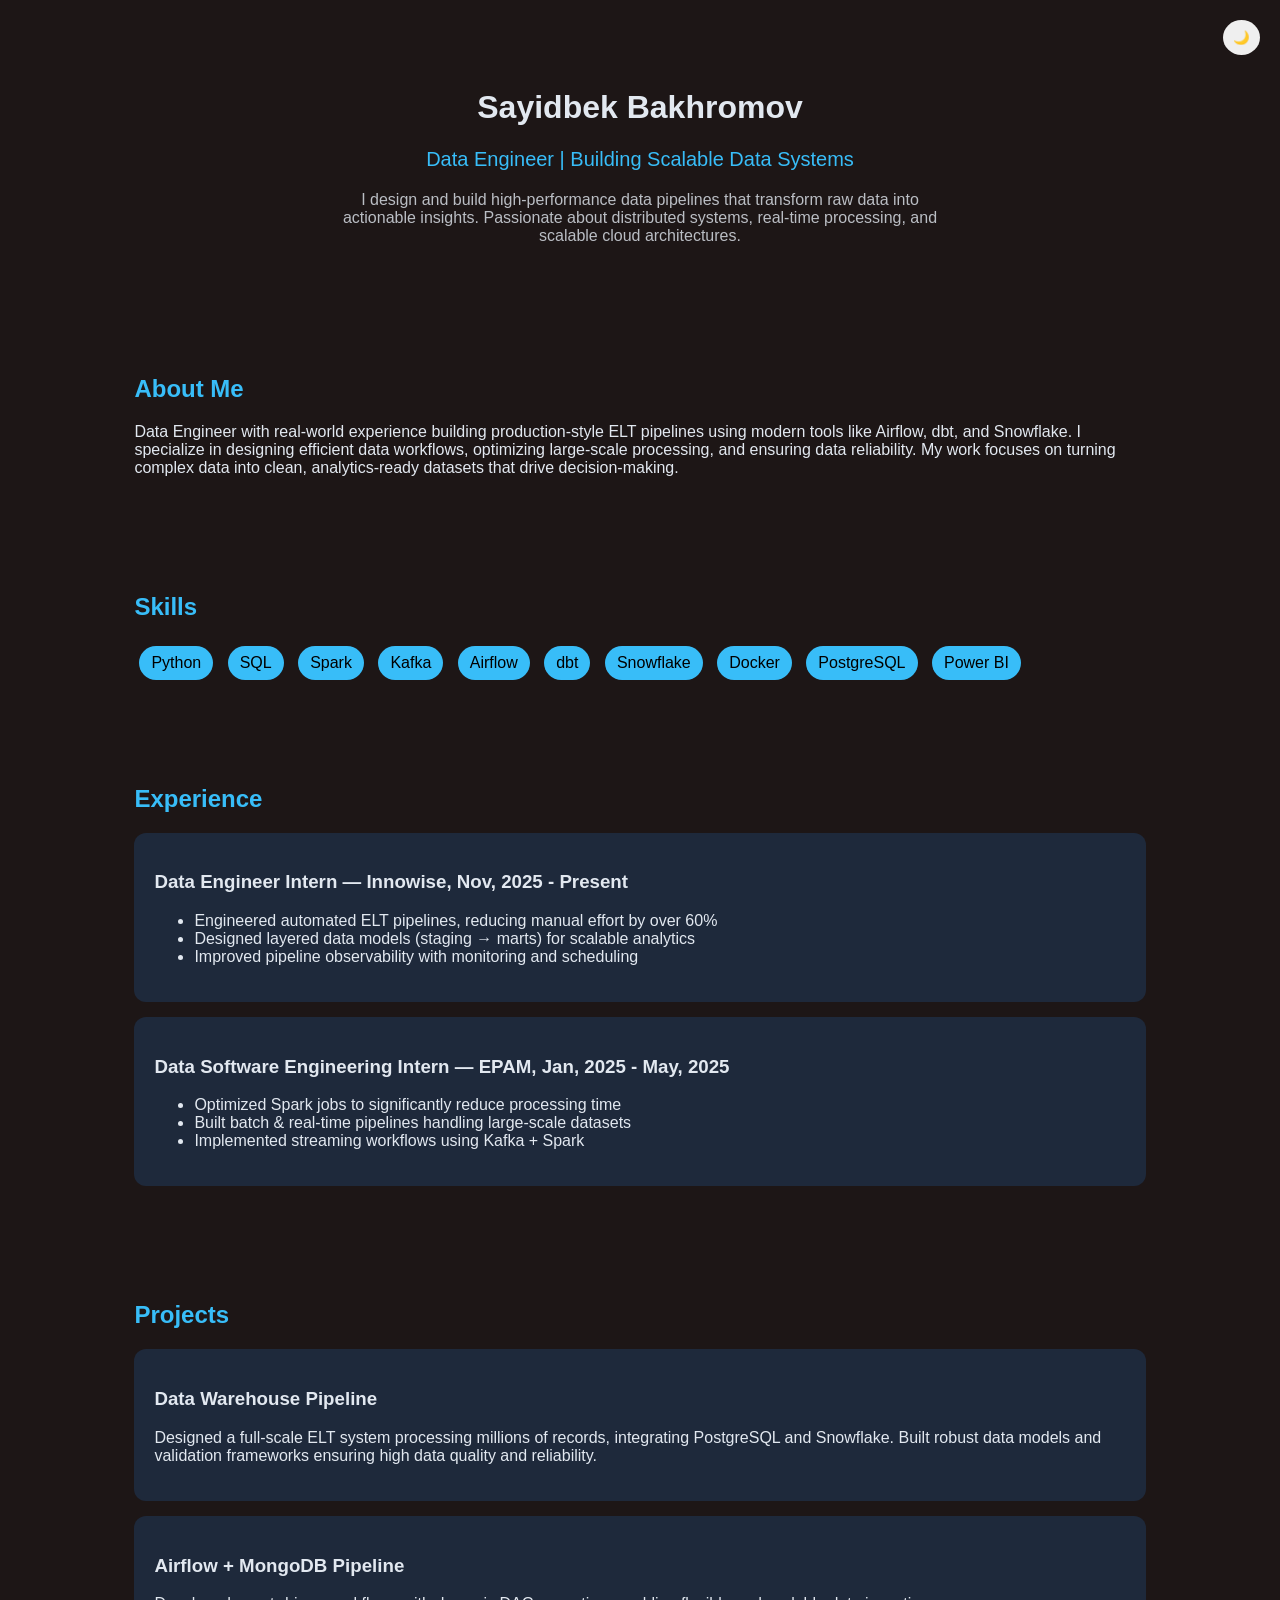
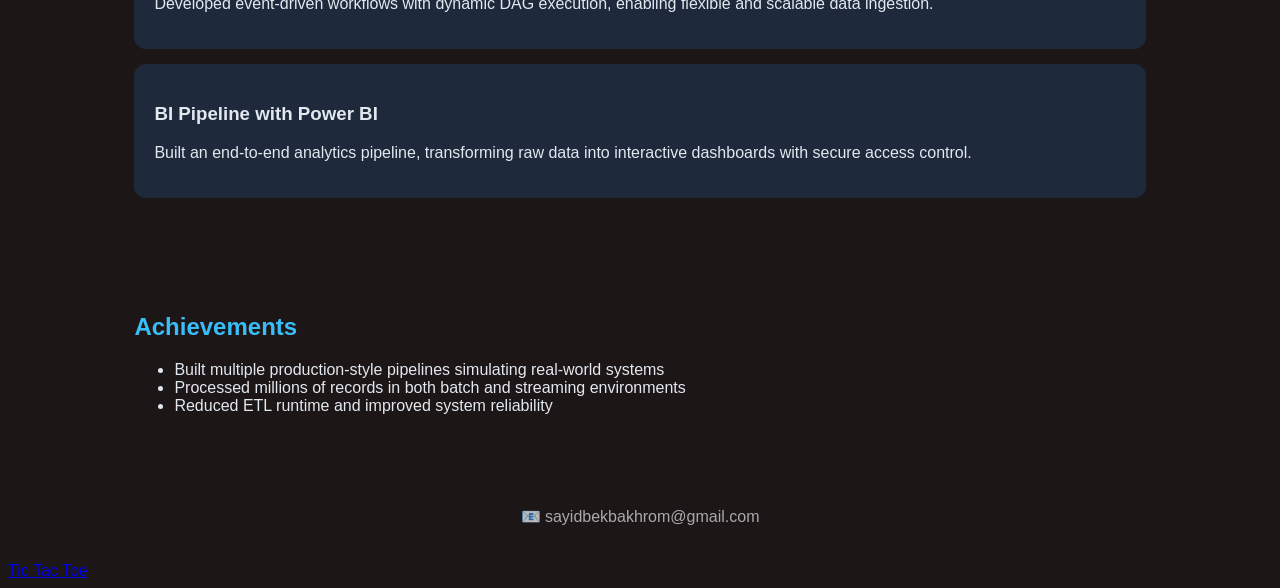
<file: index.html>
<!DOCTYPE html>
<html lang="en">
<head>
<meta charset="UTF-8">
<meta name="viewport" content="width=device-width, initial-scale=1.0">
<title>Sayidbek Bakhromov | Data Engineer</title>

<link rel="stylesheet" href="style.css">
</head>

<body>

<button id="theme-toggle">🌙</button>

<header class="hero">
    <h1>Sayidbek Bakhromov</h1>
    <p class="subtitle">Data Engineer | Building Scalable Data Systems</p>
    <p class="intro">
        I design and build high-performance data pipelines that transform raw data into actionable insights.
        Passionate about distributed systems, real-time processing, and scalable cloud architectures.
    </p>
</header>

<section class="section reveal">
    <h2>About Me</h2>
    <p>
        Data Engineer with real-world experience building production-style ELT pipelines using modern tools like Airflow, dbt, and Snowflake. 
        I specialize in designing efficient data workflows, optimizing large-scale processing, and ensuring data reliability.
        My work focuses on turning complex data into clean, analytics-ready datasets that drive decision-making.
    </p>
</section>

<section class="section reveal">
    <h2>Skills</h2>
    <div class="skills">
        <span>Python</span>
        <span>SQL</span>
        <span>Spark</span>
        <span>Kafka</span>
        <span>Airflow</span>
        <span>dbt</span>
        <span>Snowflake</span>
        <span>Docker</span>
        <span>PostgreSQL</span>
        <span>Power BI</span>
    </div>
</section>

<section class="section reveal">
    <h2>Experience</h2>

    <div class="card">
        <h3>Data Engineer Intern — Innowise, Nov, 2025 - Present</h3>
        <ul>
            <li>Engineered automated ELT pipelines, reducing manual effort by over 60%</li>
            <li>Designed layered data models (staging → marts) for scalable analytics</li>
            <li>Improved pipeline observability with monitoring and scheduling</li>
        </ul>
    </div>

    <div class="card">
        <h3>Data Software Engineering Intern — EPAM, Jan, 2025 - May, 2025</h3>
        <ul>
            <li>Optimized Spark jobs to significantly reduce processing time</li>
            <li>Built batch & real-time pipelines handling large-scale datasets</li>
            <li>Implemented streaming workflows using Kafka + Spark</li>
        </ul>
    </div>

</section>

<section class="section reveal">
    <h2>Projects</h2>

    <div class="card">
        <h3>Data Warehouse Pipeline</h3>
        <p>
            Designed a full-scale ELT system processing millions of records, integrating PostgreSQL and Snowflake.
            Built robust data models and validation frameworks ensuring high data quality and reliability.
        </p>
    </div>

    <div class="card">
        <h3>Airflow + MongoDB Pipeline</h3>
        <p>
            Developed event-driven workflows with dynamic DAG execution, enabling flexible and scalable data ingestion.
        </p>
    </div>

    <div class="card">
        <h3>BI Pipeline with Power BI</h3>
        <p>
            Built an end-to-end analytics pipeline, transforming raw data into interactive dashboards with secure access control.
        </p>
    </div>

</section>

<section class="section reveal">
    <h2>Achievements</h2>
    <ul>
        <li>Built multiple production-style pipelines simulating real-world systems</li>
        <li>Processed millions of records in both batch and streaming environments</li>
        <li>Reduced ETL runtime and improved system reliability</li>
    </ul>
</section>

<footer>
    <p>📧 sayidbekbakhrom@gmail.com</p>
</footer>

<a href="game.html">Tic Tac Toe</a>
<script src="script.js"></script>
</body>
</html>
</file>
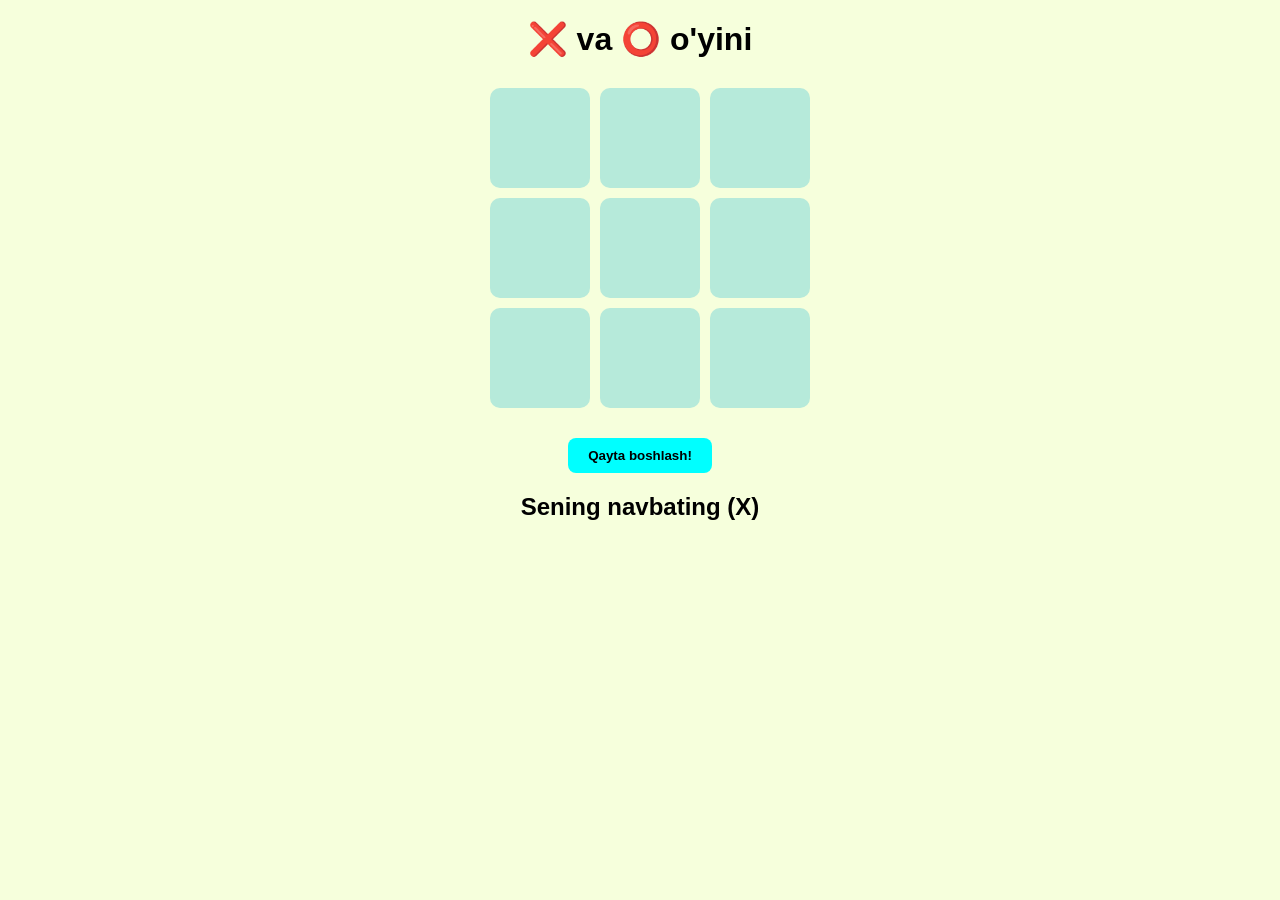
<file: game.html>
<!DOCTYPE html>
<html lang="en">
<head>
  <meta charset="UTF-8">
  <title>X va O o'yini</title>
  <link rel="stylesheet" href="game.css">
</head>
<body>

<h1>❌ va ⭕ o'yini</h1>

<div class="board" id="board"></div>

<button id="restart">Qayta boshlash!</button>

<h2 id="status"></h2>

<script src="game.js"></script>
</body>
</html>
</file>
<file: style.css>
:root {
    --bg: #1D1616;
    --text: #e2e8f0;
    --accent: #38bdf8;
    --card: #1e293b;
}

.light {
    --bg: #ffffff;
    --text: #0f172a;
    --card: #f1f5f9;
}

body {
    background: var(--bg);
    color: var(--text);
    font-family: 'Segoe UI', sans-serif;
    transition: 0.3s;
}

.hero {
    text-align: center;
    padding: 60px 20px;
}

.subtitle {
    color: var(--accent);
    font-size: 20px;
}

.intro {
    max-width: 600px;
    margin: 10px auto;
    opacity: 0.8;
}

.section {
    padding: 40px 10%;
}

h2 {
    margin-bottom: 20px;
    color: var(--accent);
}

.card {
    background: var(--card);
    padding: 20px;
    border-radius: 12px;
    margin-bottom: 15px;
    transition: 0.3s;
}

/* 🔥 Hover Glow */
.card:hover {
    transform: translateY(-5px);
    box-shadow: 0 0 20px var(--accent);
}

/* Skills */
.skills span {
    display: inline-block;
    padding: 8px 12px;
    margin: 5px;
    background: var(--accent);
    color: #000;
    border-radius: 20px;
}

/* 🌙 Toggle Button */
#theme-toggle {
    position: fixed;
    top: 20px;
    right: 20px;
    border: none;
    padding: 10px;
    border-radius: 50%;
    cursor: pointer;
}

/* 🎬 Scroll Animation */
.reveal {
    opacity: 0;
    transform: translateY(40px);
    transition: 0.6s ease;
}

.reveal.active {
    opacity: 1;
    transform: translateY(0);
}

footer {
    text-align: center;
    padding: 20px;
    opacity: 0.7;
}
</file>
<file: game.css>
body {
  background: #F6FFDC;
  color: black;
  font-family: Arial;
  text-align: center;
}

h1 {
  margin-top: 20px;
}

.board {
  width: 300px;
  margin: 30px auto;
  display: grid;
  grid-template-columns: repeat(3, 1fr);
  gap: 10px;
  position: relative; /* for winning line */
}

.cell {
  width: 100px;
  height: 100px;
  background: #B6EADA;
  display: flex;
  justify-content: center;
  align-items: center;
  font-size: 40px;
  cursor: pointer;
  border-radius: 10px;
  transition: 0.3s;
}

.cell:hover {
  background: #334155;
  box-shadow: 0 0 15px cyan;
}

button {
  padding: 10px 20px;
  border: none;
  background: cyan;
  color: black;
  font-weight: bold;
  border-radius: 8px;
  cursor: pointer;
}

button:hover {
  background: #22d3ee;
}

#status {
  margin-top: 20px;
}

.win-line {
  position: absolute;
  height: 5px;
  background: lime;
  transform-origin: 0 50%;
  border-radius: 5px;
  animation: drawLine 0.4s ease-out forwards;
}

@keyframes drawLine {
  from { width: 0; }
  to { width: 100%; }
}
</file>
